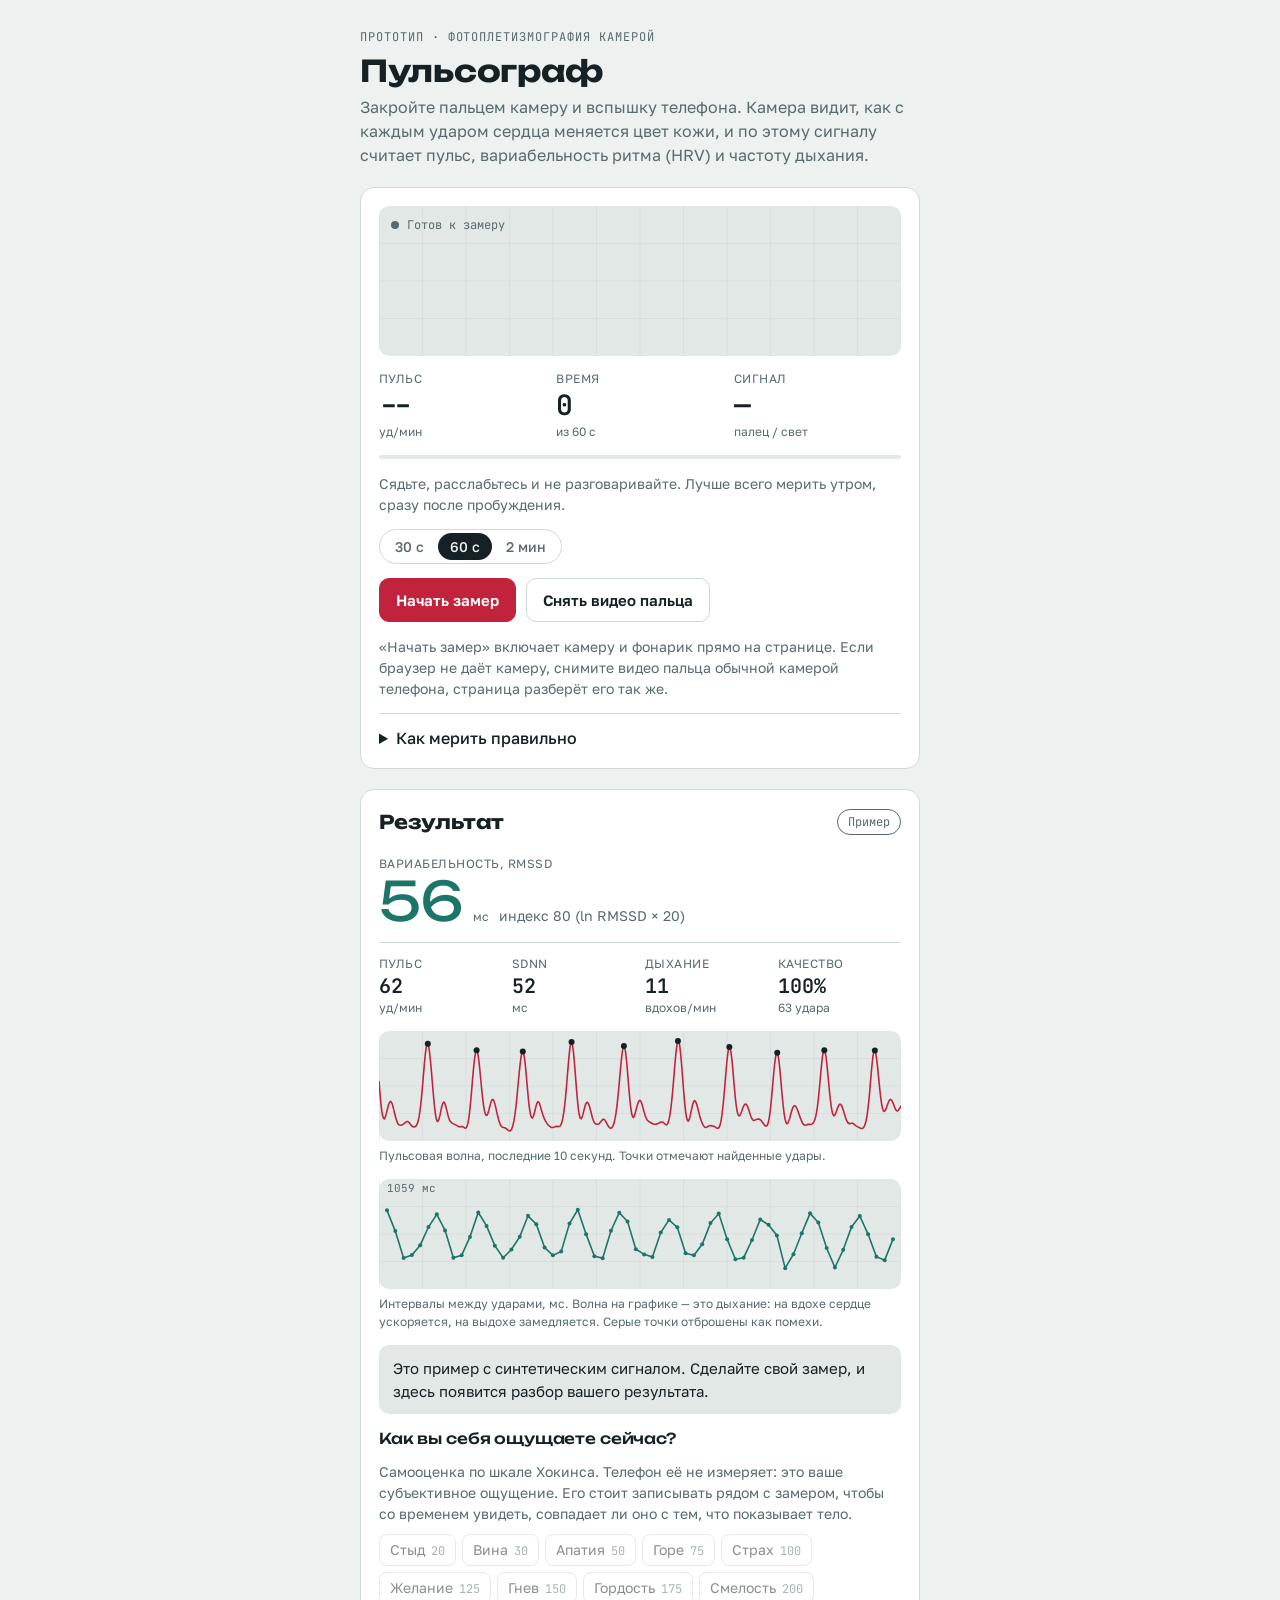
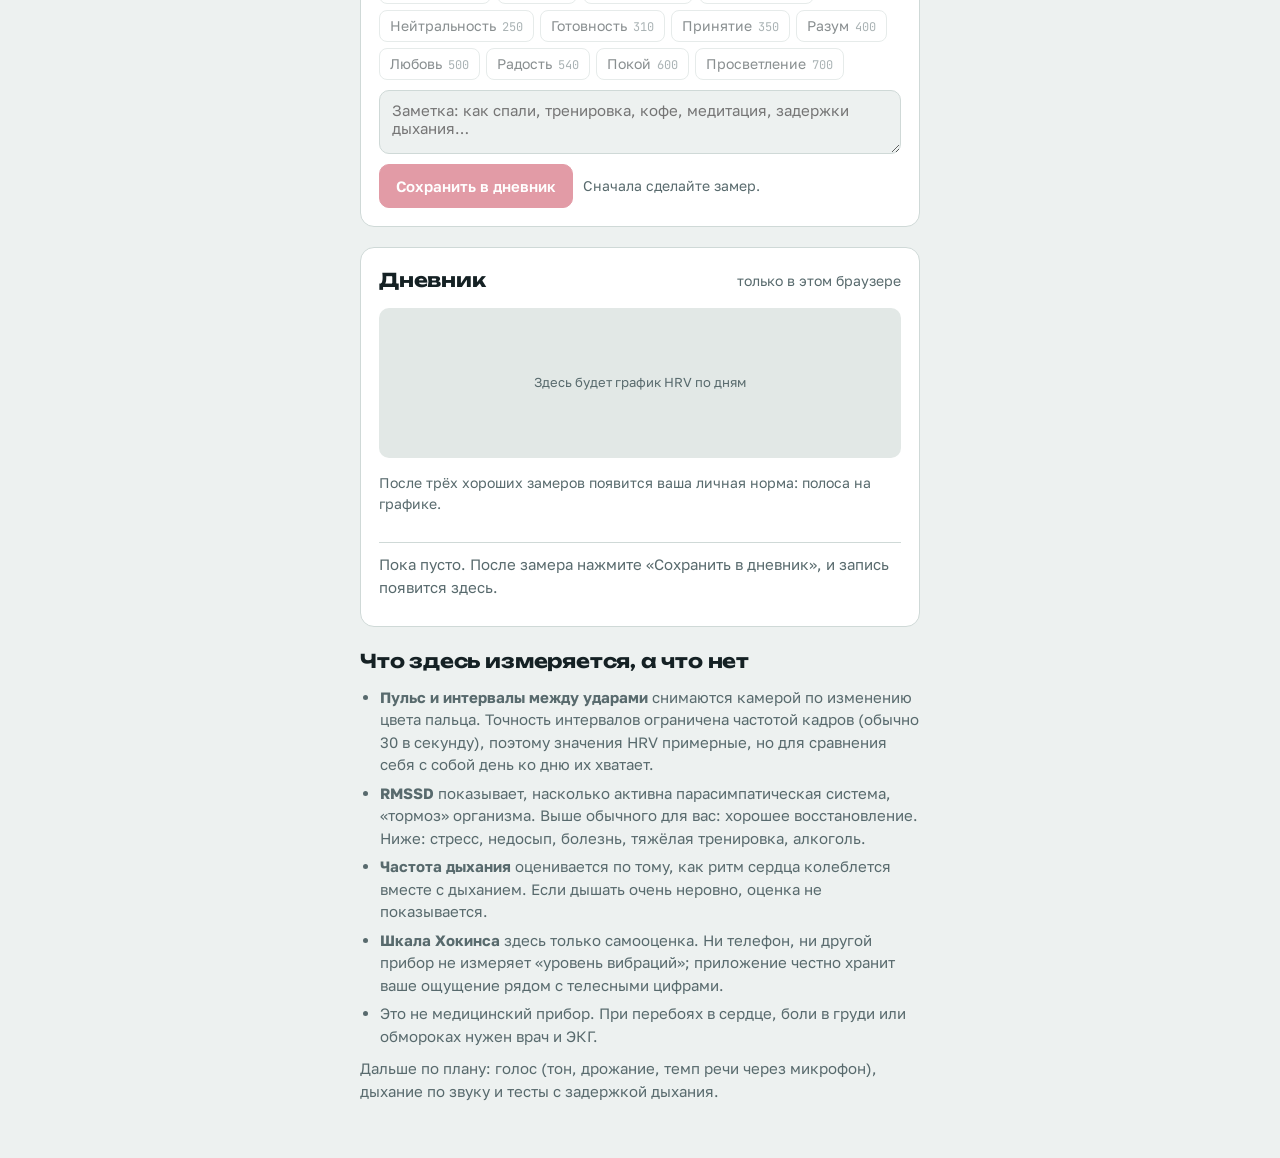
<file: pulsograf/index.html>
<!doctype html><html lang="ru"><head><meta charset="utf-8"><meta name="viewport" content="width=device-width,initial-scale=1,viewport-fit=cover"></head><body>
<title>Пульсограф</title>
<meta name="claude:viewport-fit-sides" content="cover">
<link rel="preconnect" href="https://fonts.googleapis.com">
<link rel="preconnect" href="https://fonts.gstatic.com" crossorigin>
<link rel="stylesheet" href="https://fonts.googleapis.com/css2?family=Golos+Text:wght@400;500;600&family=JetBrains+Mono:wght@400;600&family=Unbounded:wght@500;700&display=swap">
<style>
/* Layout: one narrow instrument column — scope on top, readouts, then result, diary, notes. */
:root {
  --bg: #EDF1F0;
  --surface: #FFFFFF;
  --sunk: #E2E8E6;
  --ink: #152124;
  --muted: #586A6D;
  --line: #CFD9D7;
  --pulse: #C0233B;
  --calm: #1D7468;
  --warn: #A86A12;
  --on-accent: #FFFFFF;
  --f-display: "Unbounded", "Golos Text", system-ui, sans-serif;
  --f-body: "Golos Text", system-ui, -apple-system, "Segoe UI", sans-serif;
  --f-data: "JetBrains Mono", ui-monospace, "SFMono-Regular", Menlo, monospace;
}
@media (prefers-color-scheme: dark) {
  :root:not([data-theme="light"]) {
    --bg: #0C1315; --surface: #142022; --sunk: #0F1A1C; --ink: #E2EBE9; --muted: #8DA1A1;
    --line: #233539; --pulse: #FF5C70; --calm: #4CBFAC; --warn: #E2A646; --on-accent: #0C1315;
    color-scheme: dark;
  }
}
:root[data-theme="dark"] {
  --bg: #0C1315; --surface: #142022; --sunk: #0F1A1C; --ink: #E2EBE9; --muted: #8DA1A1;
  --line: #233539; --pulse: #FF5C70; --calm: #4CBFAC; --warn: #E2A646; --on-accent: #0C1315;
  color-scheme: dark;
}
* { box-sizing: border-box; }
[hidden] { display: none !important; }
body {
  background: var(--bg); color: var(--ink); font-family: var(--f-body); font-size: 16px; line-height: 1.5;
  padding-left: max(16px, env(safe-area-inset-left, 0px));
  padding-right: max(16px, env(safe-area-inset-right, 0px));
  padding-block: 20px 48px;
}
.wrap { max-width: 560px; margin: 0 auto; display: flex; flex-direction: column; gap: 20px; }
h1, h2, h3 { font-family: var(--f-display); font-weight: 700; text-wrap: balance; margin: 0; letter-spacing: -0.01em; }
h1 { font-size: 30px; line-height: 1.1; }
h2 { font-size: 19px; }
h3 { font-size: 15px; font-weight: 500; }
p { margin: 0; }
.eyebrow { font-family: var(--f-data); font-size: 12px; letter-spacing: 0.08em; text-transform: uppercase; color: var(--muted); }
header { display: flex; flex-direction: column; gap: 8px; }
.lead { color: var(--muted); max-width: 60ch; }
.card { background: var(--surface); border: 1px solid var(--line); border-radius: 14px; padding: 18px; display: flex; flex-direction: column; gap: 14px; min-width: 0; }
.small { font-size: 14px; color: var(--muted); }
.num { font-family: var(--f-data); font-variant-numeric: tabular-nums; }

/* scope */
.scope { position: relative; background: var(--sunk); border-radius: 10px; overflow: hidden; height: 150px; }
.scope canvas { display: block; width: 100%; height: 100%; }
.scope-status { position: absolute; left: 12px; top: 10px; font-family: var(--f-data); font-size: 12px; color: var(--muted); display: flex; align-items: center; gap: 8px; }
.dot { width: 8px; height: 8px; border-radius: 50%; background: var(--muted); }
.dot.on { background: var(--pulse); animation: beat 1s infinite; }
@keyframes beat { 0%,100% { transform: scale(1); } 15% { transform: scale(1.6); } }
@media (prefers-reduced-motion: reduce) { .dot.on { animation: none; } }

.readouts { display: grid; grid-template-columns: repeat(3, minmax(0, 1fr)); gap: 10px; }
.readout { display: flex; flex-direction: column; gap: 2px; }
.lbl { font-size: 12px; color: var(--muted); letter-spacing: 0.04em; text-transform: uppercase; }
.big { font-family: var(--f-data); font-weight: 600; font-size: 28px; line-height: 1.1; font-variant-numeric: tabular-nums; }
.unit { font-size: 12px; color: var(--muted); }
.progress { height: 4px; background: var(--sunk); border-radius: 2px; overflow: hidden; }
.progress > div { height: 100%; width: 0; background: var(--pulse); transition: width .3s linear; }
.hint { font-size: 14px; color: var(--muted); min-height: 1.5em; }
.hint.alert { color: var(--warn); }

.seg { display: inline-flex; border: 1px solid var(--line); border-radius: 999px; padding: 3px; gap: 2px; align-self: flex-start; }
.seg button { border: 0; background: none; color: var(--muted); font: 500 14px var(--f-body); padding: 5px 12px; border-radius: 999px; cursor: pointer; }
.seg button[aria-checked="true"] { background: var(--ink); color: var(--bg); }
.row { display: flex; flex-wrap: wrap; gap: 10px; align-items: center; }
.btn { display: inline-flex; align-items: center; justify-content: center; gap: 8px; border: 1px solid var(--line); background: var(--surface); color: var(--ink); font: 600 15px var(--f-body); padding: 12px 16px; border-radius: 10px; cursor: pointer; text-align: center; }
.btn.primary { background: var(--pulse); border-color: var(--pulse); color: var(--on-accent); }
.btn:disabled { opacity: .45; cursor: default; }
.btn:focus-visible, .seg button:focus-visible, .chip:focus-visible, summary:focus-visible, textarea:focus-visible { outline: 2px solid var(--calm); outline-offset: 2px; }
.sr { position: absolute; width: 1px; height: 1px; overflow: hidden; clip: rect(0 0 0 0); }

details { border-top: 1px solid var(--line); padding-top: 12px; }
summary { cursor: pointer; font-weight: 500; }
details ol, details ul { margin: 10px 0 0; padding-left: 20px; display: flex; flex-direction: column; gap: 6px; font-size: 15px; }

/* result */
.result-head { display: flex; justify-content: space-between; align-items: center; gap: 10px; }
.pill { font-family: var(--f-data); font-size: 12px; padding: 3px 10px; border-radius: 999px; border: 1px solid currentColor; white-space: nowrap; }
.pill.good { color: var(--calm); } .pill.fair { color: var(--warn); } .pill.poor { color: var(--pulse); } .pill.example { color: var(--muted); }
.hero-metric { display: flex; align-items: baseline; gap: 10px; flex-wrap: wrap; }
.hero-metric .v { font-family: var(--f-display); font-size: 54px; line-height: 1; color: var(--calm); font-variant-numeric: tabular-nums; }
.metrics { display: grid; grid-template-columns: repeat(4, minmax(0, 1fr)); gap: 10px; border-top: 1px solid var(--line); padding-top: 12px; }
.metrics .big { font-size: 20px; }
@media (max-width: 420px) { .metrics { grid-template-columns: repeat(2, minmax(0, 1fr)); } }
.chart { background: var(--sunk); border-radius: 10px; height: 110px; position: relative; }
.chart canvas { display: block; width: 100%; height: 100%; }
.chart-cap { font-size: 12px; color: var(--muted); margin-top: -8px; }
.verdict { font-size: 15px; padding: 12px 14px; background: var(--sunk); border-radius: 10px; }

.levels { display: flex; flex-wrap: wrap; gap: 6px; }
.chip { border: 1px solid var(--line); background: var(--surface); color: var(--ink); border-radius: 8px; padding: 6px 10px; font: 14px var(--f-body); cursor: pointer; display: inline-flex; gap: 6px; align-items: baseline; }
.chip .num { font-size: 12px; color: var(--muted); }
.chip[aria-pressed="true"] { background: var(--calm); border-color: var(--calm); color: var(--on-accent); }
.chip[aria-pressed="true"] .num { color: var(--on-accent); }
.chip:disabled { opacity: .5; cursor: default; }
textarea { width: 100%; min-height: 64px; resize: vertical; border: 1px solid var(--line); border-radius: 10px; background: var(--bg); color: var(--ink); font: 15px var(--f-body); padding: 10px 12px; }

/* diary */
.trend { background: var(--sunk); border-radius: 10px; }
.trend svg { display: block; width: 100%; height: 150px; }
.hist { list-style: none; margin: 0; padding: 0; display: flex; flex-direction: column; }
.hist li { display: grid; grid-template-columns: minmax(0, 1fr) auto auto; gap: 12px; align-items: center; padding: 10px 0; border-top: 1px solid var(--line); }
.hist .when { font-size: 14px; min-width: 0; }
.hist .when small { display: block; color: var(--muted); font-size: 12px; overflow-wrap: anywhere; }
.hist .vals { font-family: var(--f-data); font-size: 13px; text-align: right; font-variant-numeric: tabular-nums; }
.del { border: 0; background: none; color: var(--muted); cursor: pointer; font-size: 18px; padding: 4px 6px; border-radius: 6px; }
.empty { color: var(--muted); font-size: 15px; padding: 8px 0; }
.about { display: flex; flex-direction: column; gap: 10px; font-size: 15px; color: var(--muted); }
.about h2 { color: var(--ink); }
.about ul { margin: 0; padding-left: 20px; display: flex; flex-direction: column; gap: 6px; }
video.src { position: absolute; width: 2px; height: 2px; opacity: 0; pointer-events: none; }
</style>

<main class="wrap">
  <header>
    <p class="eyebrow">Прототип · фотоплетизмография камерой</p>
    <h1>Пульсограф</h1>
    <p class="lead">Закройте пальцем камеру и вспышку телефона. Камера видит, как с каждым ударом сердца меняется цвет кожи, и по этому сигналу считает пульс, вариабельность ритма (HRV) и частоту дыхания.</p>
  </header>

  <section class="card" aria-labelledby="m-title">
    <h2 id="m-title" class="sr">Замер</h2>
    <div class="scope">
      <canvas id="wave" aria-label="Пульсовая волна в реальном времени"></canvas>
      <div class="scope-status"><span class="dot" id="dot"></span><span id="status">Готов к замеру</span></div>
    </div>
    <div class="readouts">
      <div class="readout"><span class="lbl">Пульс</span><span class="big" id="liveBpm">--</span><span class="unit">уд/мин</span></div>
      <div class="readout"><span class="lbl">Время</span><span class="big" id="timer">0</span><span class="unit" id="timerUnit">из 60 с</span></div>
      <div class="readout"><span class="lbl">Сигнал</span><span class="big" id="sig">—</span><span class="unit">палец / свет</span></div>
    </div>
    <div class="progress" aria-hidden="true"><div id="bar"></div></div>
    <p class="hint" id="hint">Сядьте, расслабьтесь и не разговаривайте. Лучше всего мерить утром, сразу после пробуждения.</p>

    <div class="seg" role="radiogroup" aria-label="Длительность замера">
      <button role="radio" aria-checked="false" data-dur="30">30 с</button>
      <button role="radio" aria-checked="true" data-dur="60">60 с</button>
      <button role="radio" aria-checked="false" data-dur="120">2 мин</button>
    </div>
    <div class="row">
      <button class="btn primary" id="liveBtn">Начать замер</button>
      <label class="btn" id="videoLbl" for="videoInput">Снять видео пальца</label>
      <input type="file" id="videoInput" accept="video/*" capture="environment" class="sr">
      <button class="btn" id="stopBtn" hidden>Остановить</button>
    </div>
    <p class="small" id="modeNote">«Начать замер» включает камеру и фонарик прямо на странице. Если браузер не даёт камеру, снимите видео пальца обычной камерой телефона, страница разберёт его так же.</p>

    <details>
      <summary>Как мерить правильно</summary>
      <ol>
        <li>Подушечкой указательного пальца закройте основную камеру и вспышку одновременно. Прижмите плотно, но без давления: сильный нажим пережимает капилляры и сигнал пропадает.</li>
        <li>Положите руку с телефоном на стол или колено. Любое движение портит интервалы между ударами.</li>
        <li>Дышите спокойно и не говорите. Первые 2 секунды камера подстраивает экспозицию, они не учитываются.</li>
        <li>Для видео: в режиме видео включите вспышку («всегда вкл.»), снимайте 60–70 секунд, потом выберите ролик.</li>
        <li>Чтобы сравнивать дни между собой, мерьте в одно время и в одной позе, лучше утром лёжа или сидя.</li>
      </ol>
    </details>
  </section>

  <section class="card" id="result" aria-labelledby="r-title">
    <div class="result-head">
      <h2 id="r-title">Результат</h2>
      <span class="pill example" id="resBadge">Пример</span>
    </div>
    <div>
      <span class="lbl">Вариабельность, RMSSD</span>
      <div class="hero-metric"><span class="v" id="rRmssd">48</span><span class="unit">мс</span><span class="small" id="rIndex">индекс 77</span></div>
    </div>
    <div class="metrics">
      <div class="readout"><span class="lbl">Пульс</span><span class="big" id="rHr">62</span><span class="unit">уд/мин</span></div>
      <div class="readout"><span class="lbl">SDNN</span><span class="big" id="rSdnn">55</span><span class="unit">мс</span></div>
      <div class="readout"><span class="lbl">Дыхание</span><span class="big" id="rResp">11</span><span class="unit">вдохов/мин</span></div>
      <div class="readout"><span class="lbl">Качество</span><span class="big" id="rQ">94%</span><span class="unit" id="rBeats">61 удар</span></div>
    </div>
    <div class="chart"><canvas id="ppgChart" aria-label="Пульсовая волна с отмеченными ударами"></canvas></div>
    <p class="chart-cap">Пульсовая волна, последние 10 секунд. Точки отмечают найденные удары.</p>
    <div class="chart"><canvas id="tachoChart" aria-label="Интервалы между ударами"></canvas></div>
    <p class="chart-cap">Интервалы между ударами, мс. Волна на графике — это дыхание: на вдохе сердце ускоряется, на выдохе замедляется. Серые точки отброшены как помехи.</p>
    <p class="verdict" id="verdict">Это пример. Сделайте свой замер, и здесь появится разбор вашего результата.</p>

    <div style="display:flex;flex-direction:column;gap:10px">
      <h3>Как вы себя ощущаете сейчас?</h3>
      <p class="small">Самооценка по шкале Хокинса. Телефон её не измеряет: это ваше субъективное ощущение. Его стоит записывать рядом с замером, чтобы со временем увидеть, совпадает ли оно с тем, что показывает тело.</p>
      <div class="levels" id="levels"></div>
      <label class="sr" for="note">Заметка</label>
      <textarea id="note" placeholder="Заметка: как спали, тренировка, кофе, медитация, задержки дыхания…"></textarea>
      <div class="row">
        <button class="btn primary" id="saveBtn" disabled>Сохранить в дневник</button>
        <span class="small" id="saveMsg">Сначала сделайте замер.</span>
      </div>
    </div>
  </section>

  <section class="card" aria-labelledby="d-title">
    <div class="result-head"><h2 id="d-title">Дневник</h2><span class="small" id="storeNote">только в этом браузере</span></div>
    <div class="trend" id="trendBox"><svg id="trend" viewBox="0 0 520 150" preserveAspectRatio="none" aria-label="RMSSD по дням"></svg></div>
    <p class="small" id="baseline">После трёх хороших замеров появится ваша личная норма: серая полоса на графике.</p>
    <p class="small" id="corr"></p>
    <ul class="hist" id="hist"></ul>
  </section>

  <section class="about" aria-labelledby="a-title">
    <h2 id="a-title">Что здесь измеряется, а что нет</h2>
    <ul>
      <li><b>Пульс и интервалы между ударами</b> снимаются камерой по изменению цвета пальца. Точность интервалов ограничена частотой кадров (обычно 30 в секунду), поэтому значения HRV примерные, но для сравнения себя с собой день ко дню их хватает.</li>
      <li><b>RMSSD</b> показывает, насколько активна парасимпатическая система, «тормоз» организма. Выше обычного для вас: хорошее восстановление. Ниже: стресс, недосып, болезнь, тяжёлая тренировка, алкоголь.</li>
      <li><b>Частота дыхания</b> оценивается по тому, как ритм сердца колеблется вместе с дыханием. Если дышать очень неровно, оценка не показывается.</li>
      <li><b>Шкала Хокинса</b> здесь только самооценка. Ни телефон, ни другой прибор не измеряет «уровень вибраций»; приложение честно хранит ваше ощущение рядом с телесными цифрами.</li>
      <li>Это не медицинский прибор. При перебоях в сердце, боли в груди или обмороках нужен врач и ЭКГ.</li>
    </ul>
    <p>Дальше по плану: голос (тон, дрожание, темп речи через микрофон), дыхание по звуку и тесты с задержкой дыхания.</p>
  </section>

  <video id="video" class="src" playsinline muted></video>
  <canvas id="grab" width="40" height="30" hidden></canvas>
</main>

<script>
/* ===================== ANALYSIS (pure functions) ===================== */
const HRV = (() => {
  function resample(samples, key, fs) {
    const t0 = samples[0].t, t1 = samples[samples.length - 1].t;
    const n = Math.max(2, Math.floor((t1 - t0) * fs) + 1);
    const out = new Float64Array(n);
    let j = 0;
    for (let i = 0; i < n; i++) {
      const t = t0 + i / fs;
      while (j < samples.length - 2 && samples[j + 1].t < t) j++;
      const a = samples[j], b = samples[j + 1] || a;
      const u = b.t > a.t ? Math.min(1, Math.max(0, (t - a.t) / (b.t - a.t))) : 0;
      out[i] = a[key] + (b[key] - a[key]) * u;
    }
    return out;
  }
  function movingAvg(x, w) {
    const n = x.length, p = new Float64Array(n + 1), y = new Float64Array(n);
    for (let i = 0; i < n; i++) p[i + 1] = p[i] + x[i];
    const h = Math.floor(w / 2);
    for (let i = 0; i < n; i++) { const a = Math.max(0, i - h), b = Math.min(n, i + h + 1); y[i] = (p[b] - p[a]) / (b - a); }
    return y;
  }
  function biquad(type, f, fs) {
    const w = 2 * Math.PI * f / fs, c = Math.cos(w), s = Math.sin(w), al = s / (2 * Math.SQRT1_2);
    let b0, b1, b2;
    if (type === "lp") { b0 = (1 - c) / 2; b1 = 1 - c; b2 = (1 - c) / 2; }
    else { b0 = (1 + c) / 2; b1 = -(1 + c); b2 = (1 + c) / 2; }
    const a0 = 1 + al;
    return [b0 / a0, b1 / a0, b2 / a0, (-2 * c) / a0, (1 - al) / a0];
  }
  function runBQ(x, k) {
    const y = new Float64Array(x.length);
    let x1 = 0, x2 = 0, y1 = 0, y2 = 0;
    for (let i = 0; i < x.length; i++) {
      const v = k[0] * x[i] + k[1] * x1 + k[2] * x2 - k[3] * y1 - k[4] * y2;
      x2 = x1; x1 = x[i]; y2 = y1; y1 = v; y[i] = v;
    }
    return y;
  }
  function filtfilt(x, ks, pad) {
    const n = x.length; pad = Math.min(pad, n - 1);
    const ext = new Float64Array(n + 2 * pad);
    for (let i = 0; i < pad; i++) { ext[i] = 2 * x[0] - x[pad - i]; ext[n + pad + i] = 2 * x[n - 1] - x[n - 2 - i]; }
    ext.set(x, pad);
    let y = ext;
    for (const k of ks) y = runBQ(y, k);
    y.reverse();
    for (const k of ks) y = runBQ(y, k);
    y.reverse();
    return y.slice(pad, pad + n);
  }
  // power spectrum on a frequency grid
  function spectrum(x, fs, fmin, fmax, step) {
    const out = [];
    for (let f = fmin; f <= fmax + 1e-9; f += step) {
      const w = 2 * Math.PI * f / fs;
      let re = 0, im = 0;
      const cw = Math.cos(w), sw = Math.sin(w);
      let c = 1, s = 0;
      for (let i = 0; i < x.length; i++) {
        re += x[i] * c; im += x[i] * s;
        const nc = c * cw - s * sw; s = s * cw + c * sw; c = nc;
      }
      out.push({ f, p: re * re + im * im });
    }
    return out;
  }
  function bandpass(raw, fs) {
    const det = movingAvg(raw, Math.round(fs * 2));
    const x = new Float64Array(raw.length);
    for (let i = 0; i < raw.length; i++) x[i] = -(raw[i] - det[i]); // brightness falls when blood volume rises
    return filtfilt(x, [biquad("hp", 0.5, fs), biquad("lp", 4, fs)], Math.round(fs * 1.5));
  }
  function hrPeak(y, fs) {
    const sp = spectrum(y, fs, 0.5, 4.5, 0.01);
    let best = null, total = 0;
    for (const b of sp) { total += b.p; if (b.f >= 0.65 && b.f <= 3.5 && (!best || b.p > best.p)) best = b; }
    let near = 0;
    for (const b of sp) if (Math.abs(b.f - best.f) <= 0.12 || Math.abs(b.f - 2 * best.f) <= 0.12) near += b.p;
    return { f0: best.f, snr: total > 0 ? near / total : 0 };
  }
  function median(a) { const s = [...a].sort((p, q) => p - q); const m = s.length >> 1; return s.length % 2 ? s[m] : (s[m - 1] + s[m]) / 2; }
  function findPeaks(y, fs, f0) {
    const T = fs / f0, minDist = Math.max(fs * 0.28, 0.5 * T);
    const cand = [];
    for (let i = 1; i < y.length - 1; i++) if (y[i] > y[i - 1] && y[i] >= y[i + 1] && y[i] > 0) cand.push(i);
    cand.sort((a, b) => y[b] - y[a]);
    const acc = [];
    for (const c of cand) if (!acc.some(a => Math.abs(a - c) < minDist)) acc.push(c);
    acc.sort((a, b) => a - b);
    if (!acc.length) return [];
    const med = median(acc.map(i => y[i]));
    const peaks = acc.filter(i => y[i] >= 0.3 * med);
    return refineByTemplate(y, fs, T, peaks);
  }
  // Beat timing by cross-correlation with the person's average pulse shape:
  // it uses the whole pulse instead of one noisy top sample, which cuts timing jitter several times.
  function refineByTemplate(y, fs, T, peaks) {
    const pre = Math.round(0.4 * T), post = Math.round(0.25 * T), L = pre + post + 1;
    const maxLag = Math.max(2, Math.round(0.15 * T));
    const inside = i => i - pre - maxLag - 1 >= 0 && i + post + maxLag + 1 < y.length;
    const use = peaks.filter(inside);
    if (use.length < 4) return peaks.filter(i => i > 0 && i < y.length - 1).map(i => ({ i, t: i / fs, h: y[i] }));
    let pos = use.map(i => i);
    for (let pass = 0; pass < 2; pass++) {
      const tpl = new Float64Array(L);
      for (const p of pos) { const c = Math.round(p); for (let k = 0; k < L; k++) tpl[k] += y[c - pre + k]; }
      let tm = 0; for (let k = 0; k < L; k++) tm += tpl[k]; tm /= L;
      for (let k = 0; k < L; k++) tpl[k] = (tpl[k] - tm) / pos.length;
      pos = use.map(p0 => {
        const xc = lag => { let s = 0; const st = p0 - pre + lag; for (let k = 0; k < L; k++) s += tpl[k] * y[st + k]; return s; };
        let best = 0, bv = -Infinity;
        for (let lag = -maxLag; lag <= maxLag; lag++) { const v = xc(lag); if (v > bv) { bv = v; best = lag; } }
        let d = 0;
        if (Math.abs(best) < maxLag) { const a = xc(best - 1), c = xc(best + 1), den = a - 2 * bv + c; d = den !== 0 ? Math.max(-0.5, Math.min(0.5, 0.5 * (a - c) / den)) : 0; }
        return p0 + best + d;
      });
      // keep the integer anchors for the next pass
      if (pass === 0) for (let k = 0; k < use.length; k++) use[k] = Math.round(pos[k]);
    }
    // shape similarity of every beat to the template (Pearson r): a noise / motion detector
    const tpl = new Float64Array(L);
    for (const p of pos) { const c = Math.round(p); for (let k = 0; k < L; k++) tpl[k] += y[c - pre + k]; }
    let tm = 0; for (let k = 0; k < L; k++) tm += tpl[k]; tm /= L;
    let tss = 0; for (let k = 0; k < L; k++) { tpl[k] -= tm; tss += tpl[k] * tpl[k]; }
    return use.map((i, k) => {
      const c = Math.round(pos[k]), st = c - pre;
      let m = 0; for (let j = 0; j < L; j++) m += y[st + j]; m /= L;
      let sxy = 0, sxx = 0;
      for (let j = 0; j < L; j++) { const v = y[st + j] - m; sxy += v * tpl[j]; sxx += v * v; }
      return { i, t: pos[k] / fs, h: y[i], c: sxx > 0 && tss > 0 ? sxy / Math.sqrt(sxx * tss) : 0 };
    });
  }
  function respiration(beats, ibis, valid) {
    // interpolate the clean RR series at 4 Hz, look for the breathing rhythm in it
    const pts = [];
    for (let k = 0; k < ibis.length; k++) if (valid[k]) pts.push({ t: beats[k + 1].t, r: ibis[k] });
    if (pts.length < 20) return null;
    const dur = pts[pts.length - 1].t - pts[0].t;
    if (dur < 40) return null;
    const fs = 4, x = resample(pts, "r", fs);
    const m = x.reduce((s, v) => s + v, 0) / x.length;
    for (let i = 0; i < x.length; i++) x[i] -= m;
    const sp = spectrum(x, fs, 0.07, 0.5, 0.005);
    let best = sp[0], sum = 0;
    for (const b of sp) { sum += b.p; if (b.p > best.p) best = b; }
    const prominence = best.p / (sum / sp.length);
    if (prominence < 3.5) return null;
    return { rpm: best.f * 60, prominence };
  }
  /** samples: [{t (s), r, g}] → metrics */
  function analyze(samples, opts = {}) {
    if (!samples || samples.length < 30) return null;
    const dur = samples[samples.length - 1].t - samples[0].t;
    if (dur < 5) return null;
    const fs = 60;
    const chans = ["r", "g"].map(key => {
      const y = bandpass(resample(samples, key, fs), fs);
      return { key, y, ...hrPeak(y, fs) };
    });
    const ch = chans[0].snr >= chans[1].snr ? chans[0] : chans[1];
    const beats = findPeaks(ch.y, fs, ch.f0);
    const ibis = [];
    for (let k = 1; k < beats.length; k++) ibis.push((beats[k].t - beats[k - 1].t) * 1000);
    const valid = ibis.map((v, k) => v >= 300 && v <= 2000 && (beats[k].c ?? 1) >= 0.6 && (beats[k + 1].c ?? 1) >= 0.6);
    const shape = beats.length ? median(beats.map(b => b.c ?? 0)) : 0;
    const okRange = valid.slice();
    for (let k = 0; k < ibis.length; k++) {
      if (!okRange[k]) continue;
      const nb = [];
      for (let j = Math.max(0, k - 4); j <= Math.min(ibis.length - 1, k + 4); j++) if (j !== k && okRange[j]) nb.push(ibis[j]);
      if (nb.length >= 2) { const m = median(nb); if (Math.abs(ibis[k] - m) > 0.25 * m) valid[k] = false; }
    }
    const good = ibis.filter((_, k) => valid[k]);
    const diffs = [];
    for (let k = 0; k + 1 < ibis.length; k++) if (valid[k] && valid[k + 1]) diffs.push(ibis[k + 1] - ibis[k]);
    const mean = good.length ? good.reduce((s, v) => s + v, 0) / good.length : NaN;
    const sdnn = good.length > 1 ? Math.sqrt(good.reduce((s, v) => s + (v - mean) ** 2, 0) / (good.length - 1)) : NaN;
    const rmssd = diffs.length ? Math.sqrt(diffs.reduce((s, d) => s + d * d, 0) / diffs.length) : NaN;
    const pnn50 = diffs.length ? diffs.filter(d => Math.abs(d) > 50).length / diffs.length : NaN;
    const quality = ibis.length ? good.length / ibis.length : 0;
    let grade = "poor";
    if (quality >= 0.85 && diffs.length >= 15 && shape >= 0.9) grade = "good";
    else if (quality >= 0.65 && diffs.length >= 8 && shape >= 0.75) grade = "fair";
    const resp = opts.skipResp || grade !== "good" ? null : respiration(beats, ibis, valid);
    return {
      dur, hr: good.length ? 60000 / mean : ch.f0 * 60, hrSpectral: ch.f0 * 60, rmssd, sdnn, pnn50,
      quality, grade, shape, snr: ch.snr, channel: ch.key, beats, ibis, valid, nValid: good.length,
      resp: resp ? resp.rpm : null, fs, y: ch.y
    };
  }
  return { analyze };
})();
if (typeof module !== "undefined") module.exports = HRV;
</script>

<script>
/* ===================== APP ===================== */
(() => {
const $ = id => document.getElementById(id);
const css = n => getComputedStyle(document.documentElement).getPropertyValue(n).trim();
const LEVELS = [
  [20, "Стыд"], [30, "Вина"], [50, "Апатия"], [75, "Горе"], [100, "Страх"], [125, "Желание"], [150, "Гнев"],
  [175, "Гордость"], [200, "Смелость"], [250, "Нейтральность"], [310, "Готовность"], [350, "Принятие"],
  [400, "Разум"], [500, "Любовь"], [540, "Радость"], [600, "Покой"], [700, "Просветление"]
];
const WARMUP = 2;

let duration = 60;
let session = null;
let current = null;      // last analysis result (real)
let selectedLevel = null;
let stream = null, wakeLock = null, frameHandle = null;

/* ---------- storage: account (db) with browser fallback ---------- */
const store = {
  mode: "local", items: [], col: null,
  loadLocal() { try { this.items = JSON.parse(localStorage.getItem("pulsograf.v1") || "[]"); } catch { this.items = []; } },
  saveLocal() { try { localStorage.setItem("pulsograf.v1", JSON.stringify(this.items)); return true; } catch { return false; } },
  async init() {
    this.loadLocal(); renderDiary();
    try {
      if (!window.claude || !window.claude.use) return;
      const [db, user] = await Promise.all([window.claude.use("db"), window.claude.use("user")]);
      const uid = user ? await user.id() : null;
      if (!db || !uid) return;
      this.col = db.collection("data/users/" + uid);
      this.mode = "cloud"; renderDiary();
      const timer = setTimeout(() => { $("storeNote").textContent = "аккаунт пока не отвечает"; }, 10000);
      this.col.onSnapshot(snap => {
        if (!snap.metadata.fromCache) { clearTimeout(timer); }
        this.items = snap.docs.map(d => ({ id: d.id, ...d.data() }));
        renderDiary();
      }, () => { clearTimeout(timer); this.col = null; this.mode = "local"; this.loadLocal(); renderDiary(); });
    } catch { /* stay local */ }
  },
  async add(item) {
    if (this.mode === "cloud" && this.col) { await this.col.doc(item.id).set(item); return; }
    this.items.push(item); if (!this.saveLocal()) throw new Error("storage"); renderDiary();
  },
  async remove(id) {
    if (this.mode === "cloud" && this.col) { await this.col.doc(id).delete(); return; }
    this.items = this.items.filter(i => i.id !== id); this.saveLocal(); renderDiary();
  }
};

/* ---------- canvas helpers ---------- */
function fitCanvas(c) {
  const r = c.getBoundingClientRect(), dpr = Math.min(2, window.devicePixelRatio || 1);
  const w = Math.max(1, Math.round(r.width * dpr)), h = Math.max(1, Math.round(r.height * dpr));
  if (c.width !== w || c.height !== h) { c.width = w; c.height = h; }
  const ctx = c.getContext("2d"); ctx.setTransform(dpr, 0, 0, dpr, 0, 0);
  return { ctx, w: r.width, h: r.height };
}
function grid(ctx, w, h) {
  ctx.strokeStyle = css("--line"); ctx.lineWidth = 1; ctx.globalAlpha = 0.6;
  for (let x = 0; x < w; x += w / 12) { ctx.beginPath(); ctx.moveTo(x, 0); ctx.lineTo(x, h); ctx.stroke(); }
  for (let y = h / 4; y < h; y += h / 4) { ctx.beginPath(); ctx.moveTo(0, y); ctx.lineTo(w, y); ctx.stroke(); }
  ctx.globalAlpha = 1;
}
function drawLive() {
  const { ctx, w, h } = fitCanvas($("wave"));
  ctx.clearRect(0, 0, w, h); grid(ctx, w, h);
  if (!session || session.samples.length < 10) return;
  const s = session.samples, tEnd = s[s.length - 1].t, win = 6;
  const key = session.liveKey;
  const pts = [];
  for (let i = s.length - 1; i >= 0 && s[i].t >= tEnd - win - 1.5; i--) pts.push(s[i]);
  pts.reverse();
  // remove slow drift with a 1.5 s running mean, invert so beats point up
  const vals = pts.map((p, i) => {
    let sum = 0, n = 0;
    for (let j = i; j >= 0 && pts[i].t - pts[j].t < 1.5; j--) { sum += pts[j][key]; n++; }
    return -(p[key] - sum / n);
  });
  const vis = pts.map((p, i) => ({ t: p.t, v: vals[i] })).filter(p => p.t >= tEnd - win);
  if (vis.length < 2) return;
  let lo = Infinity, hi = -Infinity;
  for (const p of vis) { lo = Math.min(lo, p.v); hi = Math.max(hi, p.v); }
  const span = Math.max(hi - lo, 0.3);
  ctx.strokeStyle = css("--pulse"); ctx.lineWidth = 2; ctx.lineJoin = "round";
  ctx.beginPath();
  vis.forEach((p, i) => {
    const x = w - (tEnd - p.t) / win * w, y = h - 14 - (p.v - lo) / span * (h - 40);
    i ? ctx.lineTo(x, y) : ctx.moveTo(x, y);
  });
  ctx.stroke();
}
function drawPPG(res) {
  const { ctx, w, h } = fitCanvas($("ppgChart"));
  ctx.clearRect(0, 0, w, h); grid(ctx, w, h);
  const y = res.y, fs = res.fs, n = y.length, win = Math.min(10, n / fs);
  const i0 = Math.max(0, n - Math.round(win * fs));
  let lo = Infinity, hi = -Infinity;
  for (let i = i0; i < n; i++) { lo = Math.min(lo, y[i]); hi = Math.max(hi, y[i]); }
  const span = hi - lo || 1;
  const X = i => (i - i0) / (n - 1 - i0) * w, Y = v => h - 10 - (v - lo) / span * (h - 20);
  ctx.strokeStyle = css("--pulse"); ctx.lineWidth = 1.6; ctx.beginPath();
  for (let i = i0; i < n; i++) i === i0 ? ctx.moveTo(X(i), Y(y[i])) : ctx.lineTo(X(i), Y(y[i]));
  ctx.stroke();
  ctx.fillStyle = css("--ink");
  for (const b of res.beats) if (b.i >= i0) { ctx.beginPath(); ctx.arc(X(b.i), Y(b.h), 3, 0, Math.PI * 2); ctx.fill(); }
}
function drawTacho(res) {
  const { ctx, w, h } = fitCanvas($("tachoChart"));
  ctx.clearRect(0, 0, w, h); grid(ctx, w, h);
  const ib = res.ibis; if (ib.length < 2) return;
  const good = ib.filter((_, k) => res.valid[k]);
  const lo = Math.min(...good) - 40, hi = Math.max(...good) + 40;
  const X = k => 8 + k / (ib.length - 1) * (w - 16), Y = v => h - 8 - (Math.min(hi, Math.max(lo, v)) - lo) / (hi - lo) * (h - 26);
  ctx.strokeStyle = css("--calm"); ctx.lineWidth = 1.6; ctx.beginPath();
  let started = false;
  ib.forEach((v, k) => { if (!res.valid[k]) { started = false; return; } started ? ctx.lineTo(X(k), Y(v)) : ctx.moveTo(X(k), Y(v)); started = true; });
  ctx.stroke();
  ib.forEach((v, k) => { ctx.fillStyle = res.valid[k] ? css("--calm") : css("--muted"); ctx.beginPath(); ctx.arc(X(k), Y(v), res.valid[k] ? 2 : 3, 0, Math.PI * 2); ctx.fill(); });
  ctx.fillStyle = css("--muted"); ctx.font = "11px " + css("--f-data");
  ctx.fillText(Math.round(hi - 40) + " мс", 8, 13);
}

/* ---------- frame reading ---------- */
const grab = $("grab"), gctx = grab.getContext("2d", { willReadFrequently: true });
function readFrame(video) {
  const vw = video.videoWidth, vh = video.videoHeight;
  if (!vw || !vh) return null;
  const sw = vw * 0.6, sh = vh * 0.6;
  gctx.drawImage(video, (vw - sw) / 2, (vh - sh) / 2, sw, sh, 0, 0, grab.width, grab.height);
  const d = gctx.getImageData(0, 0, grab.width, grab.height).data;
  let r = 0, g = 0, b = 0, r2 = 0;
  const n = d.length / 4;
  for (let i = 0; i < d.length; i += 4) { r += d[i]; g += d[i + 1]; b += d[i + 2]; r2 += d[i] * d[i]; }
  r /= n; g /= n; b /= n;
  const rsd = Math.sqrt(Math.max(0, r2 / n - r * r));
  return { r, g, b, rsd };
}
function isFinger(f) { return f.r > 35 && f.r > 1.35 * f.g && f.r > 1.35 * f.b && f.rsd < 0.3 * f.r + 12; }

/* ---------- session ---------- */
function newSession(mode, target) {
  return { mode, target, samples: [], startT: null, lostSince: null, lastLive: 0, liveKey: "r", done: false };
}
function pushFrame(t, f) {
  const s = session; if (!s || s.done) return;
  const finger = isFinger(f);
  $("sig").textContent = !finger ? "нет" : f.r > 248 ? "ярко" : f.r < 70 ? "темно" : "ок";
  if (!finger) {
    if (s.lostSince === null) s.lostSince = t;
    if (t - s.lostSince > 1 && (s.samples.length || s.startT !== null)) {
      s.samples = []; s.startT = null;
      setHint("Палец не закрывает камеру. Приложите его к объективу и вспышке, отсчёт начнётся заново.", true);
    } else if (!s.samples.length) setHint("Закройте пальцем камеру и вспышку.", true);
    setStatus("Ищу палец", false);
    return;
  }
  s.lostSince = null;
  if (s.startT === null) s.startT = t;
  if (t - s.startT < WARMUP) { setStatus("Подстройка камеры", true); setHint("Не двигайтесь, идёт подстройка экспозиции.", false); return; }
  s.liveKey = f.r > 245 ? "g" : "r";
  s.samples.push({ t, r: f.r, g: f.g });
  const el = t - s.samples[0].t;
  setStatus("Записываю сигнал", true);
  setHint("Дышите спокойно, не двигайтесь.", false);
  $("timer").textContent = Math.floor(el);
  $("bar").style.width = Math.min(100, el / s.target * 100) + "%";
  if (el - s.lastLive >= 1 && el >= 6) {
    s.lastLive = el;
    const tail = s.samples.filter(p => p.t >= t - 10);
    const r = HRV.analyze(tail, { skipResp: true });
    if (r && r.quality >= 0.6 && r.shape >= 0.75) $("liveBpm").textContent = Math.round(r.hr);
    else $("liveBpm").textContent = "--";
  }
  if (el >= s.target) finish();
}
function setStatus(txt, on) { $("status").textContent = txt; $("dot").classList.toggle("on", !!on); }
function setHint(txt, alert) { const h = $("hint"); h.textContent = txt; h.classList.toggle("alert", !!alert); }

function uiRunning(on) {
  $("liveBtn").hidden = on; $("videoLbl").hidden = on; $("stopBtn").hidden = !on;
  document.querySelectorAll(".seg button").forEach(b => b.disabled = on);
}
let liveRaf = null;
function liveLoop() { drawLive(); liveRaf = session && !session.done ? requestAnimationFrame(liveLoop) : null; }

async function startLive() {
  const video = $("video");
  if (!navigator.mediaDevices || !navigator.mediaDevices.getUserMedia) return liveUnavailable();
  try {
    stream = await navigator.mediaDevices.getUserMedia({ audio: false, video: { facingMode: { ideal: "environment" }, width: { ideal: 320 }, height: { ideal: 240 }, frameRate: { ideal: 30 } } });
  } catch (e) { return liveUnavailable(e); }
  const track = stream.getVideoTracks()[0];
  let torch = false;
  try {
    const caps = track.getCapabilities ? track.getCapabilities() : {};
    if (caps.torch) { await track.applyConstraints({ advanced: [{ torch: true }] }); torch = true; }
  } catch { }
  video.srcObject = stream; video.muted = true;
  try { await video.play(); } catch { }
  try { wakeLock = await navigator.wakeLock?.request("screen"); } catch { }
  session = newSession("live", duration);
  $("timerUnit").textContent = "из " + duration + " с";
  uiRunning(true);
  setHint(torch ? "Фонарик включён. Закройте пальцем камеру и вспышку." : "Фонарик включить не удалось. Включите его вручную или мерьте у яркой лампы.", !torch);
  liveLoop();
  const useRVFC = "requestVideoFrameCallback" in HTMLVideoElement.prototype;
  const tick = (now, meta) => {
    if (!session || session.done) return;
    const t = (meta && meta.mediaTime) ? meta.mediaTime : performance.now() / 1000;
    const f = readFrame(video); if (f) pushFrame(t, f);
    frameHandle = useRVFC ? video.requestVideoFrameCallback(tick) : requestAnimationFrame(n => tick(n));
  };
  frameHandle = useRVFC ? video.requestVideoFrameCallback(tick) : requestAnimationFrame(n => tick(n));
}
function liveUnavailable() {
  $("modeNote").textContent = "Здесь браузер не дал доступ к камере. Нажмите «Снять видео пальца»: откроется обычная камера телефона, а страница разберёт ролик.";
  $("modeNote").classList.add("hint", "alert");
  setHint("Живой замер недоступен в этом окне. Используйте видео.", true);
}

async function startVideo(file) {
  const video = $("video");
  video.srcObject = null;
  const url = URL.createObjectURL(file);
  video.src = url; video.muted = true; video.playbackRate = 1;
  await new Promise((res, rej) => { video.onloadedmetadata = res; video.onerror = () => rej(new Error("decode")); }).catch(() => null);
  if (!video.videoWidth) { setHint("Не удалось открыть видео. Попробуйте снять заново в обычном режиме видео.", true); URL.revokeObjectURL(url); return; }
  const total = isFinite(video.duration) ? video.duration : 180;
  session = newSession("video", Math.max(10, Math.min(180, total - WARMUP - 0.3)));
  session.url = url;
  $("timerUnit").textContent = "из " + Math.round(session.target) + " с видео";
  uiRunning(true); setStatus("Разбираю видео", true);
  liveLoop();
  try { wakeLock = await navigator.wakeLock?.request("screen"); } catch { }
  if ("requestVideoFrameCallback" in HTMLVideoElement.prototype) {
    const tick = (now, meta) => {
      if (!session || session.done) return;
      const f = readFrame(video); if (f) pushFrame(meta.mediaTime, f);
      if (!session.done) frameHandle = video.requestVideoFrameCallback(tick);
    };
    frameHandle = video.requestVideoFrameCallback(tick);
    video.onended = () => { if (session && !session.done) finish(); };
    try { await video.play(); } catch { setHint("Браузер не запустил видео. Нажмите «Снять видео пальца» ещё раз.", true); }
  } else {
    // fallback: step through the video at 30 fps
    for (let t = 0; t < total && session && !session.done; t += 1 / 30) {
      video.currentTime = t;
      await new Promise(r => { video.onseeked = r; });
      const f = readFrame(video); if (f) pushFrame(t, f);
    }
    if (session && !session.done) finish();
  }
}

function stopSources() {
  const video = $("video");
  try { video.pause(); } catch { }
  if (stream) { stream.getTracks().forEach(t => t.stop()); stream = null; }
  video.srcObject = null;
  if (session && session.url) { URL.revokeObjectURL(session.url); video.removeAttribute("src"); video.load(); }
  try { wakeLock && wakeLock.release(); } catch { } wakeLock = null;
}
function finish(cancel) {
  if (!session || session.done) return;
  session.done = true;
  const s = session;
  stopSources(); uiRunning(false);
  setStatus("Готов к замеру", false);
  const span = s.samples.length ? s.samples[s.samples.length - 1].t - s.samples[0].t : 0;
  if (span < 20) {
    setHint(cancel ? "Замер остановлен." : "Слишком короткий чистый участок сигнала (меньше 20 с). Попробуйте ещё раз, держа палец неподвижно.", !cancel);
    $("bar").style.width = "0"; return;
  }
  const res = HRV.analyze(s.samples);
  if (!res) { setHint("Не удалось найти пульс в сигнале. Попробуйте ещё раз.", true); return; }
  res.mode = s.mode; res.at = Date.now();
  current = res;
  setHint(res.grade === "poor" ? "Сигнал получился шумным, результат ненадёжен." : "Готово. Результат ниже.", res.grade === "poor");
  $("bar").style.width = "100%";
  showResult(res, false);
  $("result").scrollIntoView({ behavior: matchMedia("(prefers-reduced-motion: reduce)").matches ? "auto" : "smooth", block: "start" });
}

/* ---------- result ---------- */
const plural = (n, a, b, c) => { const m = n % 10, h = n % 100; return m === 1 && h !== 11 ? a : m >= 2 && m <= 4 && (h < 10 || h >= 20) ? b : c; };
function goodItems(excludeAt) { return store.items.filter(i => i.grade !== "poor" && i.rmssd > 0 && i.at !== excludeAt).sort((a, b) => a.at - b.at); }
function baselineOf(items) {
  const last = items.slice(-14);
  if (last.length < 3) return null;
  const ln = last.map(i => Math.log(i.rmssd));
  const m = ln.reduce((s, v) => s + v, 0) / ln.length;
  const sd = Math.sqrt(ln.reduce((s, v) => s + (v - m) ** 2, 0) / (ln.length - 1));
  return { m, sd: Math.max(sd, 0.06), n: last.length };
}
function verdictFor(res) {
  if (res.grade === "poor") return `Сигнал слабый: помехой признано ${Math.round((1 - res.quality) * 100)}% ударов, поэтому HRV ненадёжна. Прижмите палец плотнее, но без давления, держите руку на опоре и повторите.`;
  const base = baselineOf(goodItems(res.at));
  const ln = Math.log(res.rmssd);
  if (base) {
    const lo = Math.exp(base.m - base.sd), hi = Math.exp(base.m + base.sd);
    const range = `ваша норма ${Math.round(lo)}–${Math.round(hi)} мс по ${base.n} замерам`;
    if (ln < base.m - base.sd) return `Ниже вашей обычной вариабельности (${range}). Организм сейчас под нагрузкой: так бывает после недосыпа, стресса, тяжёлой тренировки, алкоголя или в начале болезни. Хороший день для лёгкой нагрузки.`;
    if (ln > base.m + base.sd) return `Выше вашей нормы (${range}). Обычно это признак хорошего восстановления. Если при этом пульс заметно выше обычного, а самочувствие плохое, это может быть реакция на перегрузку.`;
    return `В пределах вашей нормы (${range}). Состояние восстановления обычное для вас.`;
  }
  const need = 3 - goodItems(res.at).length;
  const lvl = res.rmssd < 20 ? "низкая" : res.rmssd < 50 ? "средняя" : "высокая";
  return `Вариабельность ${lvl} для взрослого человека в покое (типично 20–80 мс, с возрастом ниже). Сравнивать себя с другими почти бесполезно: важна динамика. Ещё ${need} ${plural(need, "хороший замер", "хороших замера", "хороших замеров")} в одно и то же время, и появится ваша личная норма.`;
}
function showResult(res, isExample) {
  const g = { good: "хороший сигнал", fair: "средний сигнал", poor: "шумный сигнал" };
  const badge = $("resBadge");
  badge.className = "pill " + (isExample ? "example" : res.grade);
  badge.textContent = isExample ? "Пример" : g[res.grade];
  const f = v => isFinite(v) ? Math.round(v) : "—";
  $("rRmssd").textContent = f(res.rmssd);
  $("rIndex").textContent = isFinite(res.rmssd) ? "индекс " + Math.round(Math.log(res.rmssd) * 20) + " (ln RMSSD × 20)" : "";
  $("rHr").textContent = f(res.hr);
  $("rSdnn").textContent = f(res.sdnn);
  $("rResp").textContent = res.resp ? res.resp.toFixed(0) : "—";
  $("rQ").textContent = Math.round(res.quality * 100) + "%";
  const nb = res.beats.length;
  $("rBeats").textContent = nb + " " + plural(nb, "удар", "удара", "ударов");
  drawPPG(res); drawTacho(res);
  $("verdict").textContent = isExample ? "Это пример с синтетическим сигналом. Сделайте свой замер, и здесь появится разбор вашего результата." : verdictFor(res);
  const can = !isExample;
  $("saveBtn").disabled = !can;
  $("saveMsg").textContent = can ? "" : "Сначала сделайте замер.";
  document.querySelectorAll(".chip").forEach(c => c.disabled = !can);
}

/* ---------- Hawkins chips ---------- */
function buildLevels() {
  const box = $("levels");
  LEVELS.forEach(([v, name]) => {
    const b = document.createElement("button");
    b.className = "chip"; b.type = "button"; b.setAttribute("aria-pressed", "false"); b.disabled = true;
    b.innerHTML = `<span></span><span class="num">${v}</span>`; b.firstChild.textContent = name;
    b.onclick = () => {
      selectedLevel = selectedLevel === v ? null : v;
      box.querySelectorAll(".chip").forEach(c => c.setAttribute("aria-pressed", String(c === b && selectedLevel === v)));
    };
    box.appendChild(b);
  });
}

async function save() {
  if (!current) return;
  const btn = $("saveBtn"); btn.disabled = true; $("saveMsg").textContent = "Сохраняю…";
  const lvl = LEVELS.find(l => l[0] === selectedLevel);
  const item = {
    id: "m" + current.at, at: current.at, hr: +current.hr.toFixed(1), rmssd: +current.rmssd.toFixed(1),
    sdnn: +current.sdnn.toFixed(1), pnn50: +current.pnn50.toFixed(3), resp: current.resp ? +current.resp.toFixed(1) : null,
    quality: +current.quality.toFixed(3), grade: current.grade, dur: Math.round(current.dur), mode: current.mode,
    level: lvl ? lvl[0] : null, levelName: lvl ? lvl[1] : null, note: $("note").value.trim().slice(0, 1000),
    ibis: current.ibis.map((v, k) => current.valid[k] ? Math.round(v) : -Math.round(v))
  };
  try {
    await store.add(item);
    $("saveMsg").textContent = "Сохранено в дневник.";
    current = null; selectedLevel = null; $("note").value = "";
    document.querySelectorAll(".chip").forEach(c => { c.setAttribute("aria-pressed", "false"); c.disabled = true; });
  } catch (e) {
    btn.disabled = false;
    $("saveMsg").textContent = e && e.code === "quota_exceeded" ? "Дневник переполнен: удалите старые записи." : "Не получилось сохранить. Попробуйте ещё раз.";
  }
}

/* ---------- diary ---------- */
function renderDiary() {
  $("storeNote").textContent = store.mode === "cloud" ? "хранится в вашем аккаунте" : "только в этом браузере";
  const items = [...store.items].sort((a, b) => b.at - a.at);
  const ul = $("hist"); ul.textContent = "";
  if (!items.length) {
    const li = document.createElement("li"); li.className = "empty"; li.style.display = "block";
    li.textContent = "Пока пусто. После замера нажмите «Сохранить в дневник», и запись появится здесь.";
    ul.appendChild(li);
  }
  const fmt = new Intl.DateTimeFormat("ru-RU", { day: "numeric", month: "short", hour: "2-digit", minute: "2-digit" });
  for (const it of items) {
    const li = document.createElement("li");
    const when = document.createElement("div"); when.className = "when";
    when.textContent = fmt.format(new Date(it.at));
    const sm = document.createElement("small");
    sm.textContent = [it.levelName ? `${it.levelName} (${it.level})` : null, it.grade === "poor" ? "шумный сигнал" : null, it.note || null].filter(Boolean).join(" · ") || "без самооценки";
    when.appendChild(sm);
    const vals = document.createElement("div"); vals.className = "vals";
    vals.innerHTML = `<div></div><div class="small"></div>`;
    vals.firstChild.textContent = `${Math.round(it.rmssd)} мс`;
    vals.lastChild.textContent = `${Math.round(it.hr)} уд/мин`;
    const del = document.createElement("button"); del.className = "del"; del.type = "button"; del.textContent = "×";
    del.setAttribute("aria-label", "Удалить запись");
    del.onclick = () => {
      if (del.dataset.armed) { store.remove(it.id).catch(() => { }); return; }
      del.dataset.armed = "1"; del.textContent = "Удалить?"; del.style.fontSize = "13px";
      setTimeout(() => { del.dataset.armed = ""; del.textContent = "×"; del.style.fontSize = ""; }, 3000);
    };
    li.append(when, vals, del); ul.appendChild(li);
  }
  drawTrend(); renderCorr();
}
function drawTrend() {
  const svg = $("trend"), W = 520, H = 150, P = 18;
  const pts = goodItems().slice(-30);
  const base = baselineOf(goodItems());
  $("baseline").textContent = base
    ? `Ваша норма RMSSD: ${Math.round(Math.exp(base.m - base.sd))}–${Math.round(Math.exp(base.m + base.sd))} мс (последние ${base.n} хороших замеров).`
    : `После трёх хороших замеров появится ваша личная норма: полоса на графике.`;
  if (pts.length < 2) {
    svg.innerHTML = `<text x="${W / 2}" y="${H / 2 + 4}" text-anchor="middle" font-size="13" fill="var(--muted)" font-family="var(--f-body)">Здесь будет график HRV по дням</text>`;
    return;
  }
  const vals = pts.map(p => p.rmssd);
  let lo = Math.min(...vals), hi = Math.max(...vals);
  if (base) { lo = Math.min(lo, Math.exp(base.m - base.sd)); hi = Math.max(hi, Math.exp(base.m + base.sd)); }
  lo = Math.max(0, lo - 5); hi += 5;
  const X = k => P + k / (pts.length - 1) * (W - 2 * P), Y = v => H - P - (v - lo) / (hi - lo) * (H - 2 * P);
  let s = "";
  if (base) {
    const y1 = Y(Math.exp(base.m + base.sd)), y2 = Y(Math.exp(base.m - base.sd));
    s += `<rect x="0" y="${y1}" width="${W}" height="${y2 - y1}" fill="var(--line)" opacity="0.7"/>`;
  }
  s += `<polyline fill="none" stroke="var(--calm)" stroke-width="2" vector-effect="non-scaling-stroke" points="${pts.map((p, k) => X(k) + "," + Y(p.rmssd)).join(" ")}"/>`;
  pts.forEach((p, k) => { s += `<circle cx="${X(k)}" cy="${Y(p.rmssd)}" r="${k === pts.length - 1 ? 4.5 : 3}" fill="var(--calm)"/>`; });
  s += `<text x="${P}" y="14" font-size="11" fill="var(--muted)" font-family="var(--f-data)">${Math.round(hi)} мс</text>`;
  s += `<text x="${P}" y="${H - 4}" font-size="11" fill="var(--muted)" font-family="var(--f-data)">${Math.round(lo)} мс</text>`;
  svg.innerHTML = s;
}
function renderCorr() {
  const it = goodItems().filter(i => i.level);
  if (it.length < 5) { $("corr").textContent = it.length ? `Самооценка есть у ${it.length} из 5 замеров, нужных для первой проверки связи с HRV.` : ""; return; }
  const x = it.map(i => i.level), y = it.map(i => Math.log(i.rmssd));
  const mx = x.reduce((a, b) => a + b) / x.length, my = y.reduce((a, b) => a + b) / y.length;
  let sxy = 0, sxx = 0, syy = 0;
  for (let k = 0; k < x.length; k++) { sxy += (x[k] - mx) * (y[k] - my); sxx += (x[k] - mx) ** 2; syy += (y[k] - my) ** 2; }
  if (!sxx || !syy) { $("corr").textContent = "Самооценка пока одинаковая во всех замерах, связь посчитать нельзя."; return; }
  const r = sxy / Math.sqrt(sxx * syy), a = Math.abs(r);
  const str = a < 0.2 ? "связи практически нет" : a < 0.4 ? "слабая связь" : a < 0.6 ? "умеренная связь" : "сильная связь";
  const dir = a < 0.2 ? "" : r > 0 ? ": когда вы оцениваете себя выше, HRV тоже выше" : ": когда вы оцениваете себя выше, HRV ниже";
  $("corr").textContent = `Самооценка и HRV по ${it.length} замерам: r = ${r.toFixed(2)}, ${str}${dir}. ${it.length < 20 ? "Замеров пока мало, вывод предварительный." : ""}`;
}

/* ---------- example (synthetic, clearly marked) ---------- */
function exampleResult() {
  let seed = 7; const rnd = () => ((seed = (seed * 16807) % 2147483647) / 2147483647);
  const beats = []; let t = 0.3;
  while (t < 62) { beats.push(t); t += (0.97 + 0.07 * Math.sin(2 * Math.PI * t / 5.5) + (rnd() - 0.5) * 0.04); }
  const samples = [];
  for (let k = 0; k < 62 * 30; k++) {
    const tt = k / 30; let bv = 0;
    for (const b of beats) { const d = tt - b; if (d > -0.3 && d < 1) bv += Math.exp(-((d - 0.15) ** 2) / 0.008) + 0.3 * Math.exp(-((d - 0.45) ** 2) / 0.006); }
    const r = 200 - 3 * bv + 2 * Math.sin(tt / 9) + (rnd() - 0.5) * 0.6;
    samples.push({ t: tt, r, g: 60 - 0.8 * bv + (rnd() - 0.5) * 0.6 });
  }
  return HRV.analyze(samples);
}

/* ---------- wiring ---------- */
document.querySelectorAll(".seg button").forEach(b => b.onclick = () => {
  duration = +b.dataset.dur;
  document.querySelectorAll(".seg button").forEach(x => x.setAttribute("aria-checked", String(x === b)));
  $("timerUnit").textContent = "из " + duration + " с";
});
$("liveBtn").onclick = startLive;
$("stopBtn").onclick = () => finish(true);
$("videoInput").onchange = e => { const f = e.target.files[0]; e.target.value = ""; if (f) startVideo(f); };
$("saveBtn").onclick = save;
let lastShown = null;
window.addEventListener("resize", () => { drawLive(); if (lastShown) { drawPPG(lastShown); drawTacho(lastShown); } drawTrend(); });
const _show = showResult;
showResult = (r, ex) => { lastShown = r; _show(r, ex); };

buildLevels();
drawLive();
const ex = exampleResult();
if (ex) showResult(ex, true);
store.init();
window.__pulsograf = { HRV, pushFrame, get session() { return session; }, get current() { return current; } };
})();
</script>
</body></html>
</file>
